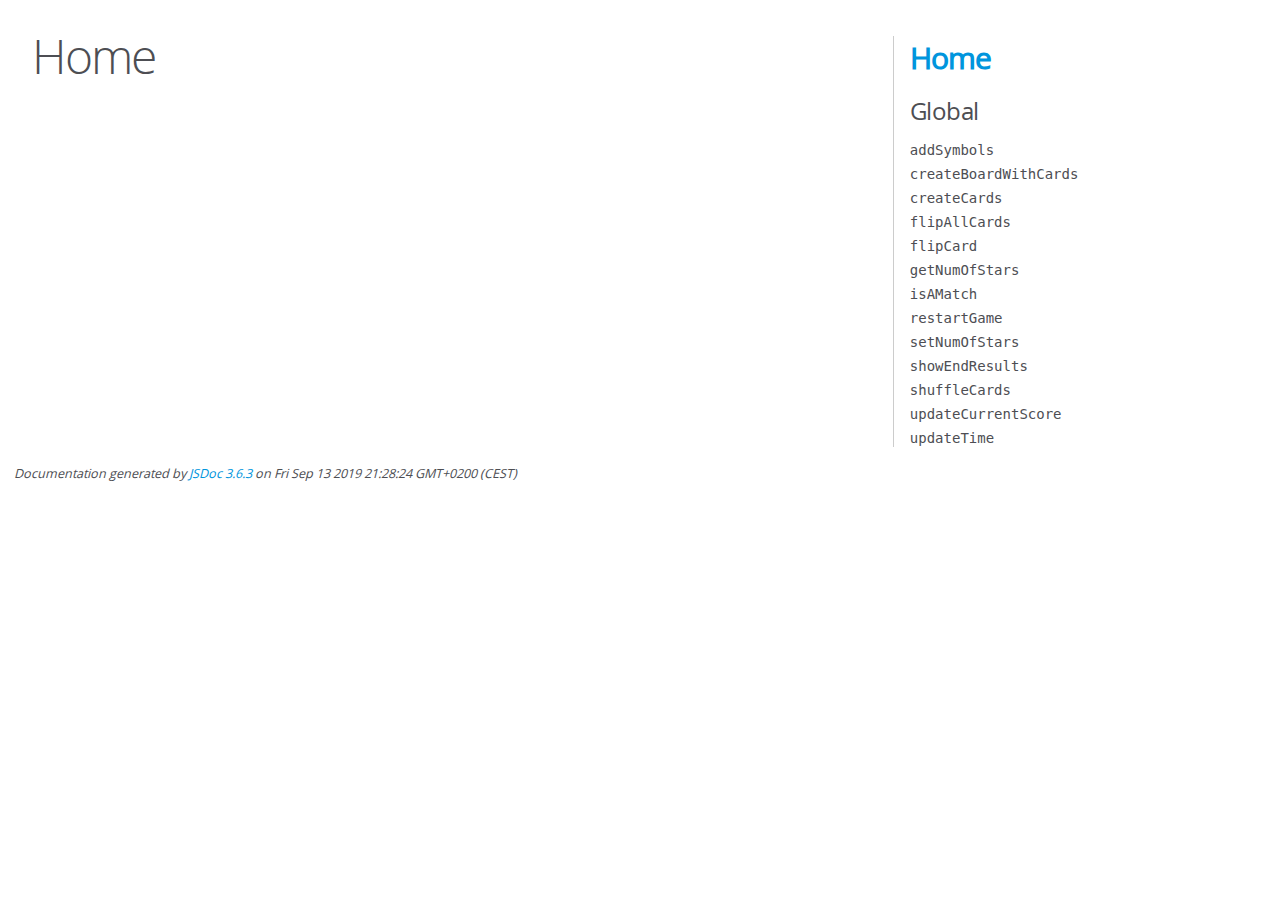
<file: js/out/index.html>
<!DOCTYPE html>
<html lang="en">
<head>
    <meta charset="utf-8">
    <title>JSDoc: Home</title>

    <script src="scripts/prettify/prettify.js"> </script>
    <script src="scripts/prettify/lang-css.js"> </script>
    <!--[if lt IE 9]>
      <script src="//html5shiv.googlecode.com/svn/trunk/html5.js"></script>
    <![endif]-->
    <link type="text/css" rel="stylesheet" href="styles/prettify-tomorrow.css">
    <link type="text/css" rel="stylesheet" href="styles/jsdoc-default.css">
</head>

<body>

<div id="main">

    <h1 class="page-title">Home</h1>

    



    


    <h3> </h3>










    









</div>

<nav>
    <h2><a href="index.html">Home</a></h2><h3>Global</h3><ul><li><a href="global.html#addSymbols">addSymbols</a></li><li><a href="global.html#createBoardWithCards">createBoardWithCards</a></li><li><a href="global.html#createCards">createCards</a></li><li><a href="global.html#flipAllCards">flipAllCards</a></li><li><a href="global.html#flipCard">flipCard</a></li><li><a href="global.html#getNumOfStars">getNumOfStars</a></li><li><a href="global.html#isAMatch">isAMatch</a></li><li><a href="global.html#restartGame">restartGame</a></li><li><a href="global.html#setNumOfStars">setNumOfStars</a></li><li><a href="global.html#showEndResults">showEndResults</a></li><li><a href="global.html#shuffleCards">shuffleCards</a></li><li><a href="global.html#updateCurrentScore">updateCurrentScore</a></li><li><a href="global.html#updateTime">updateTime</a></li></ul>
</nav>

<br class="clear">

<footer>
    Documentation generated by <a href="https://github.com/jsdoc/jsdoc">JSDoc 3.6.3</a> on Fri Sep 13 2019 21:28:24 GMT+0200 (CEST)
</footer>

<script> prettyPrint(); </script>
<script src="scripts/linenumber.js"> </script>
</body>
</html>
</file>
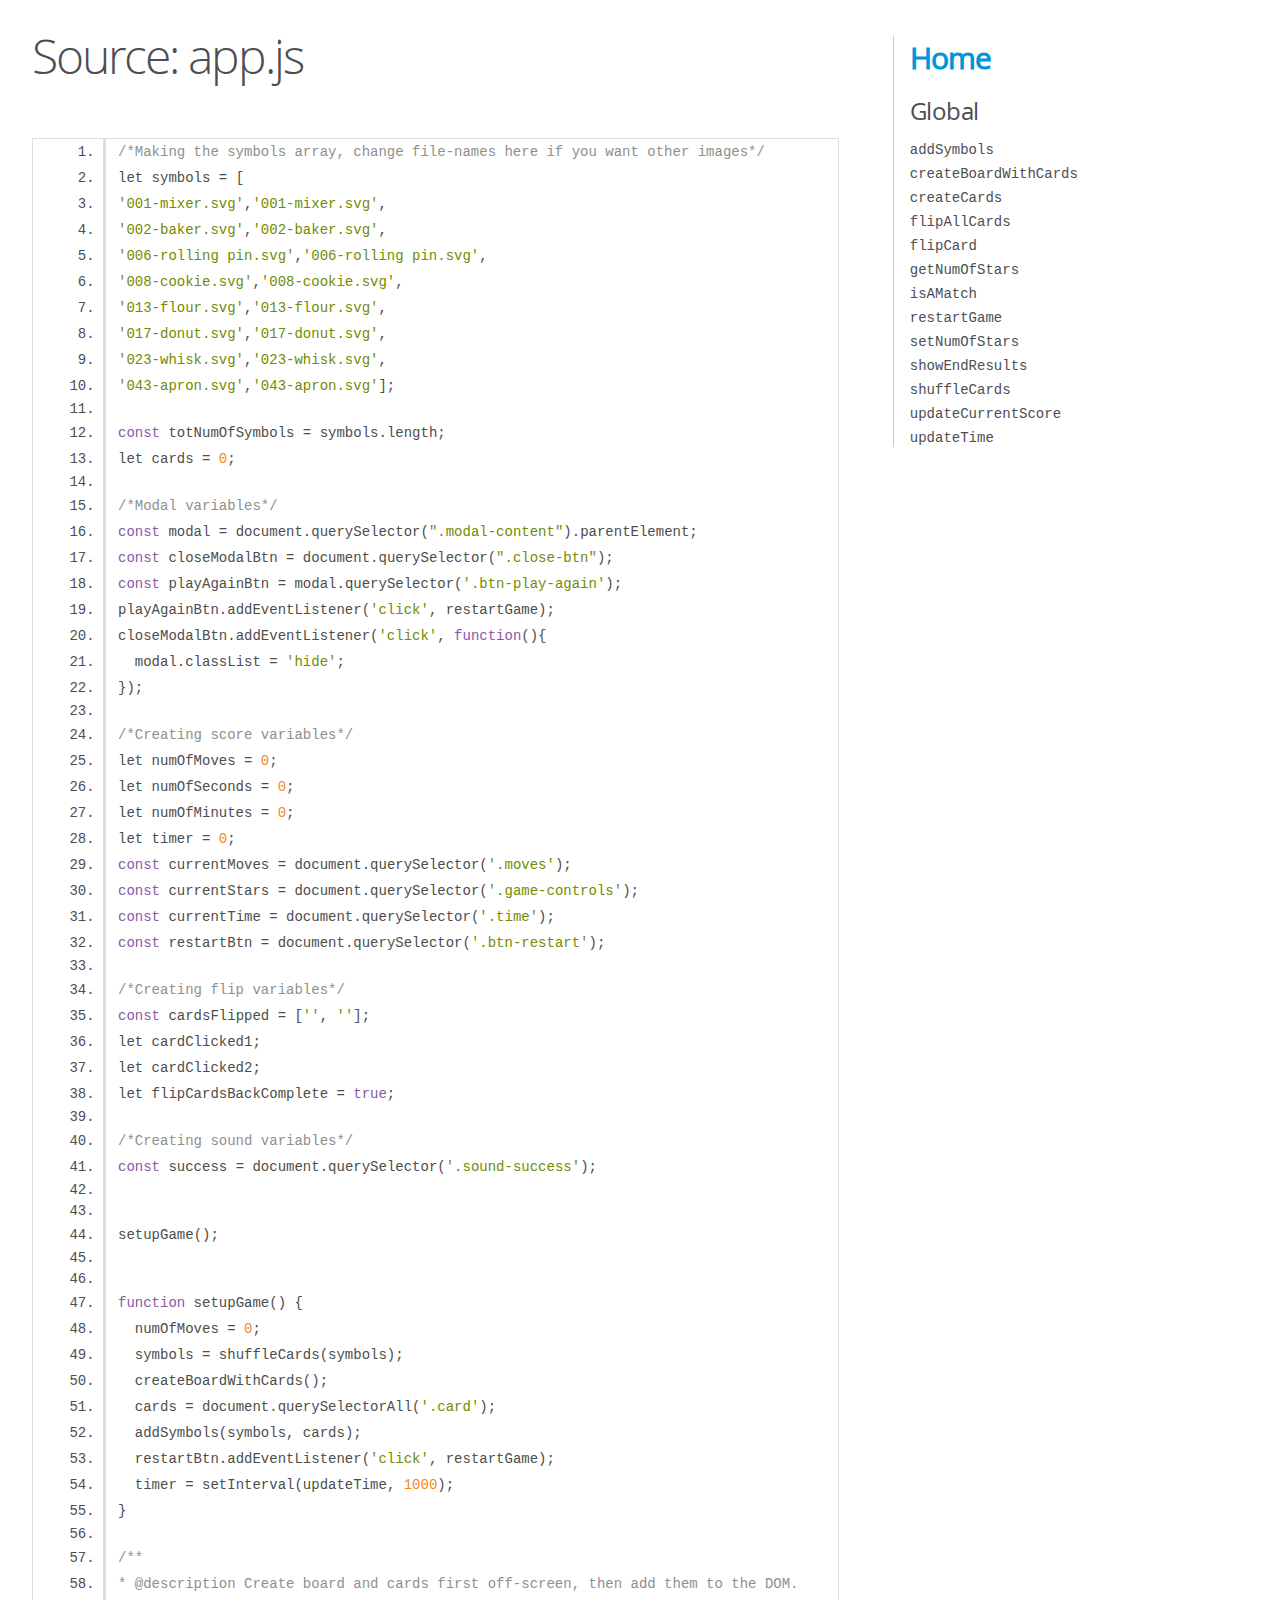
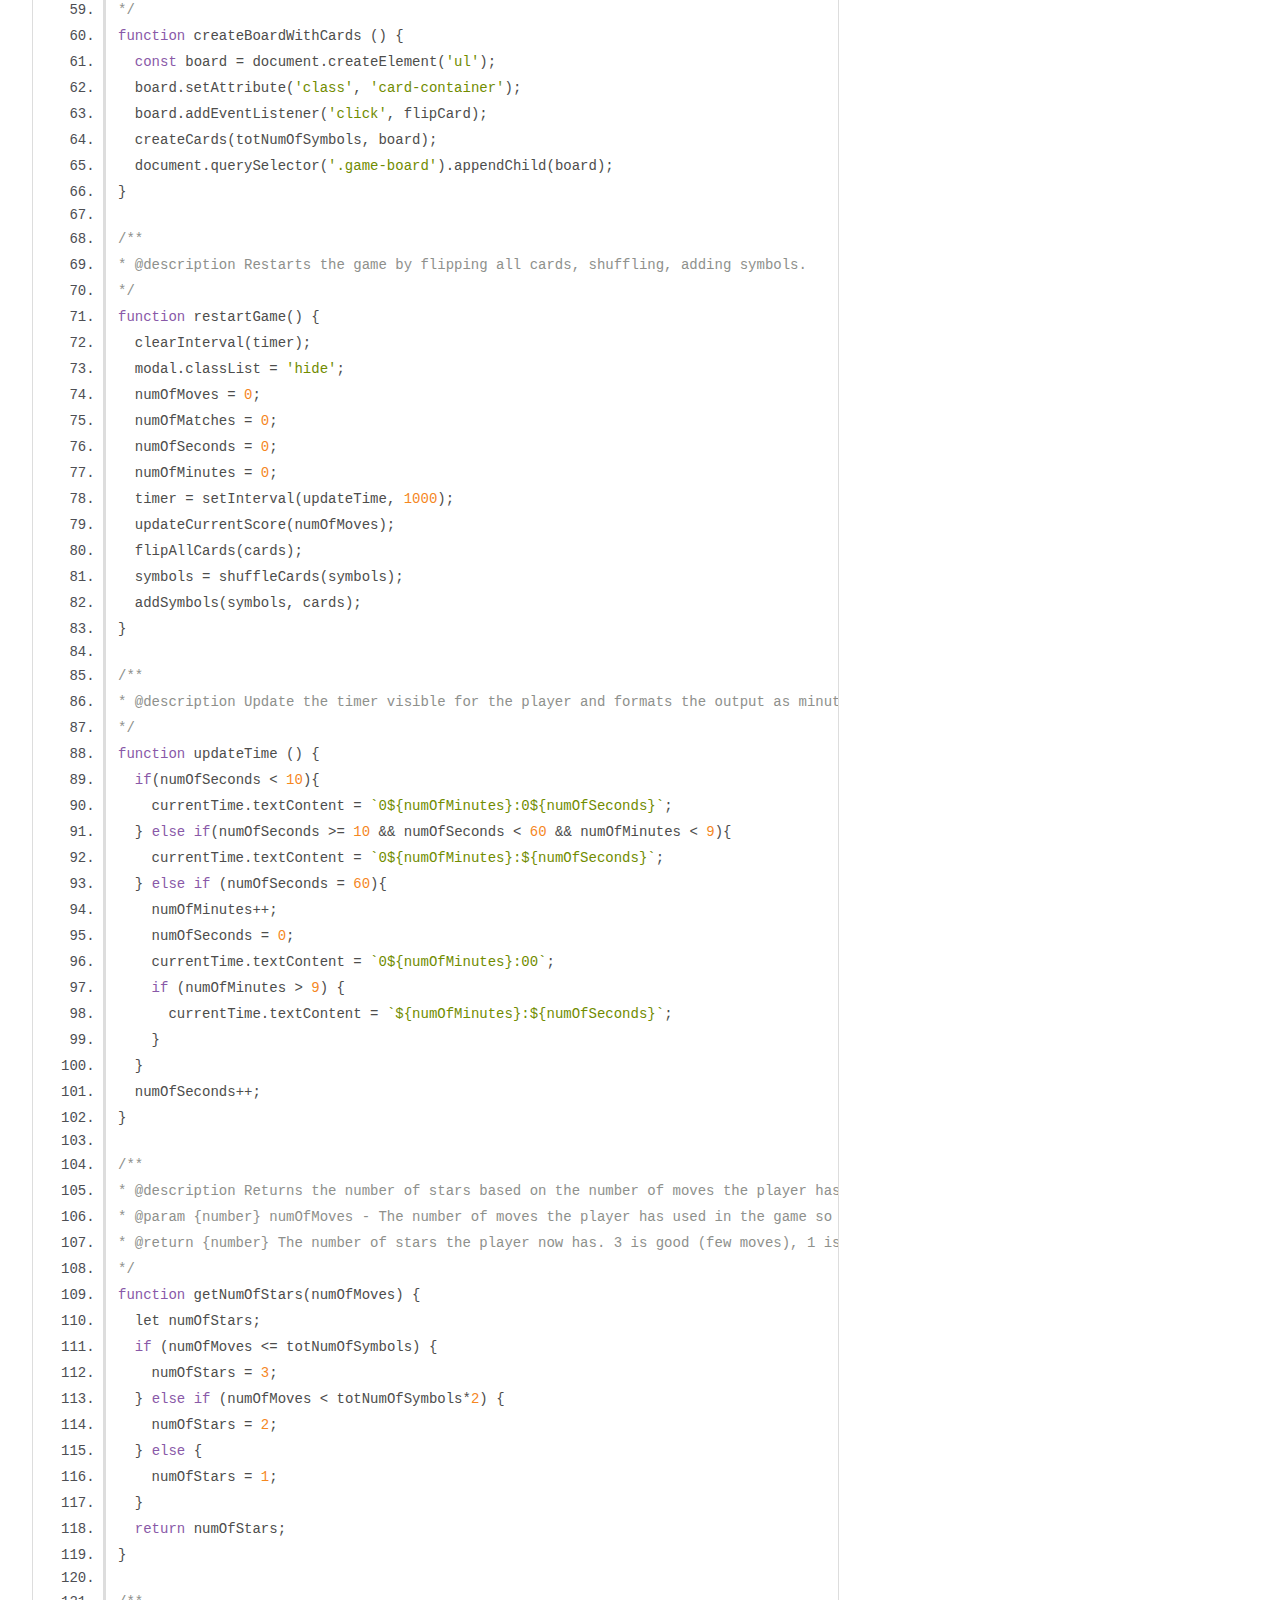
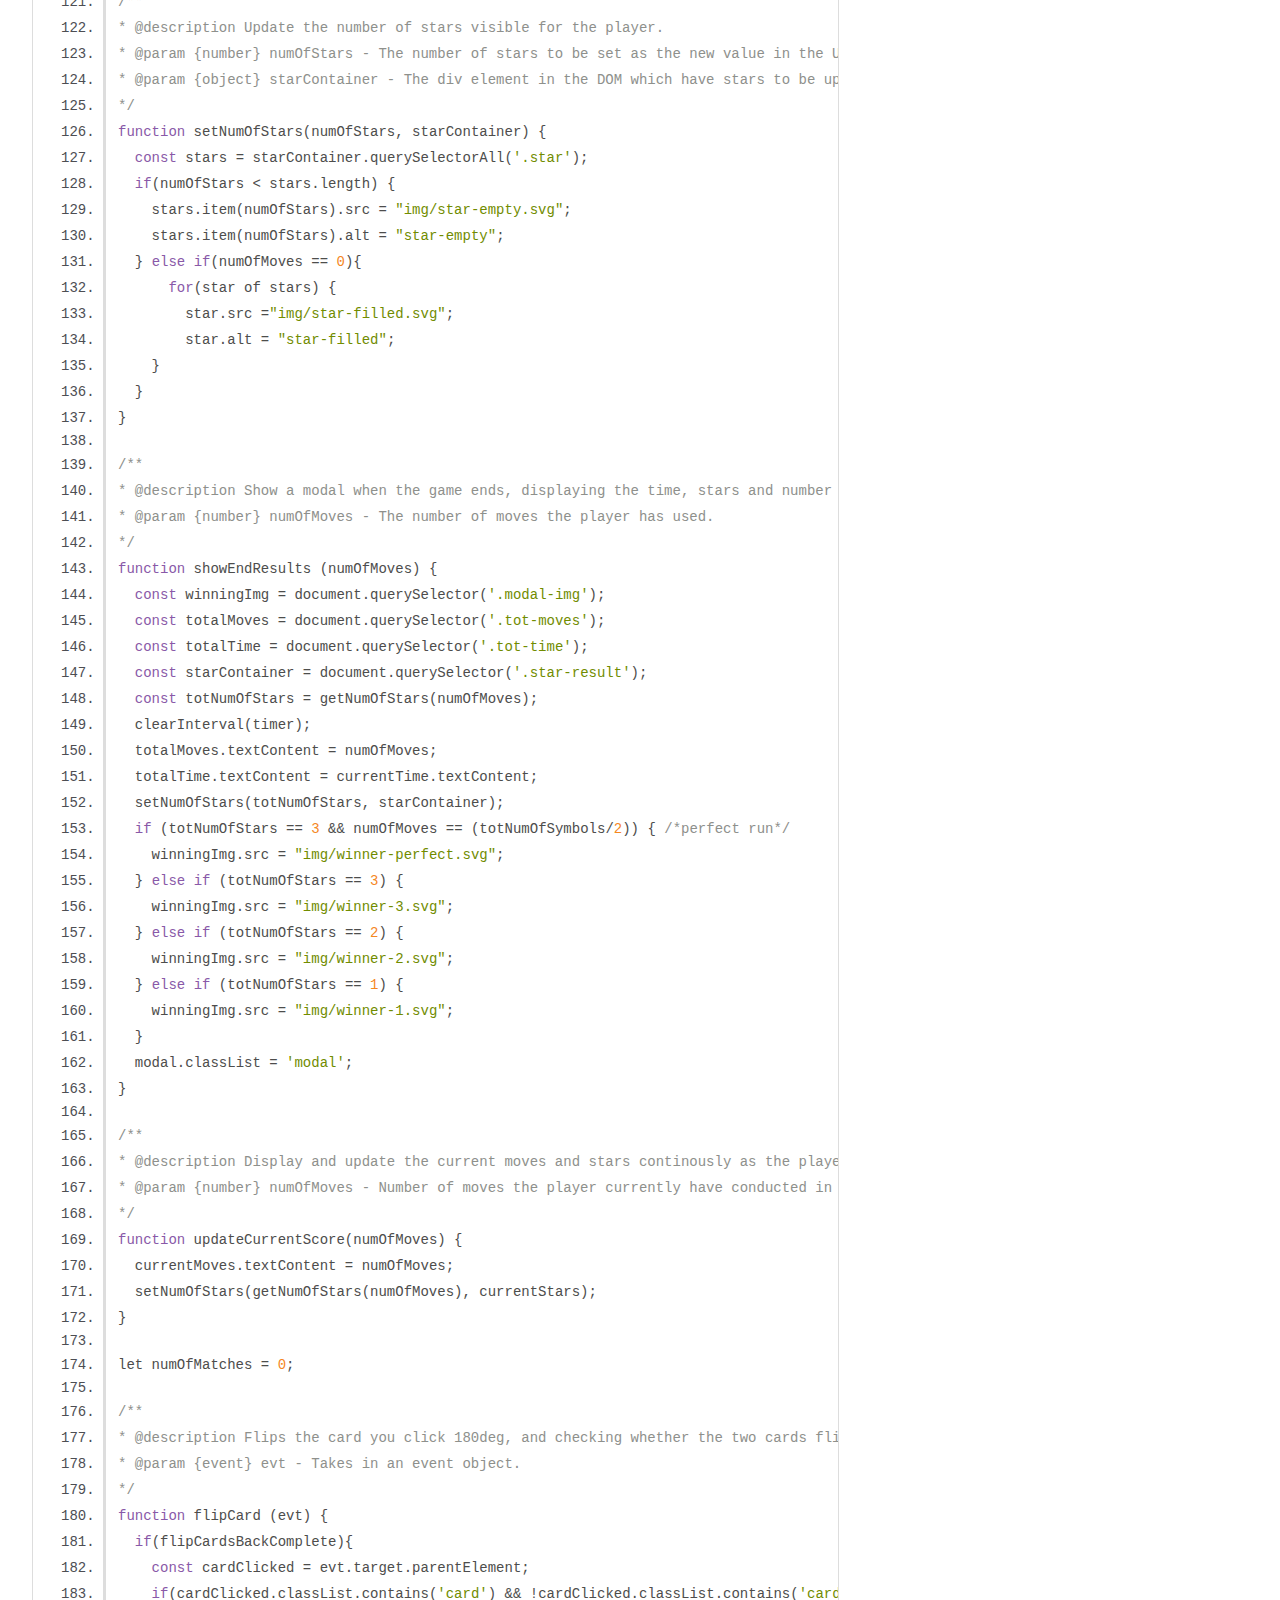
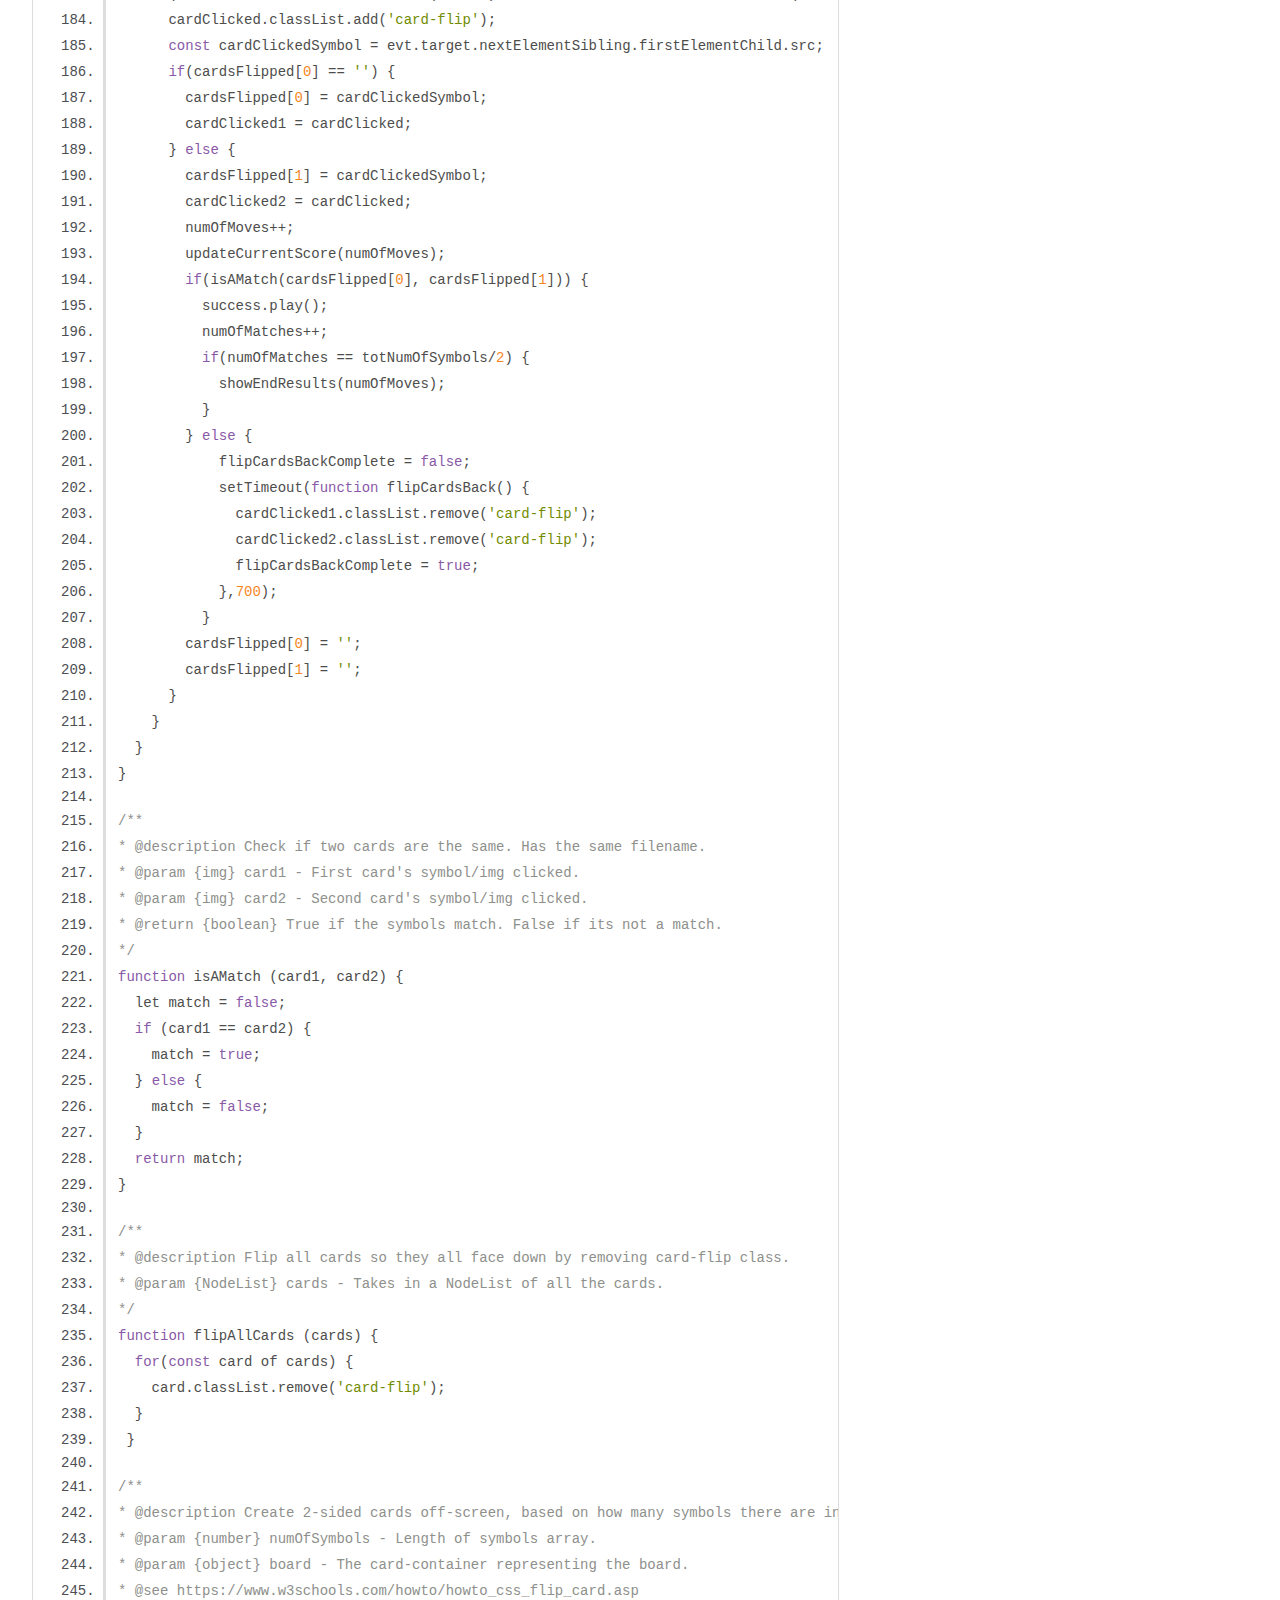
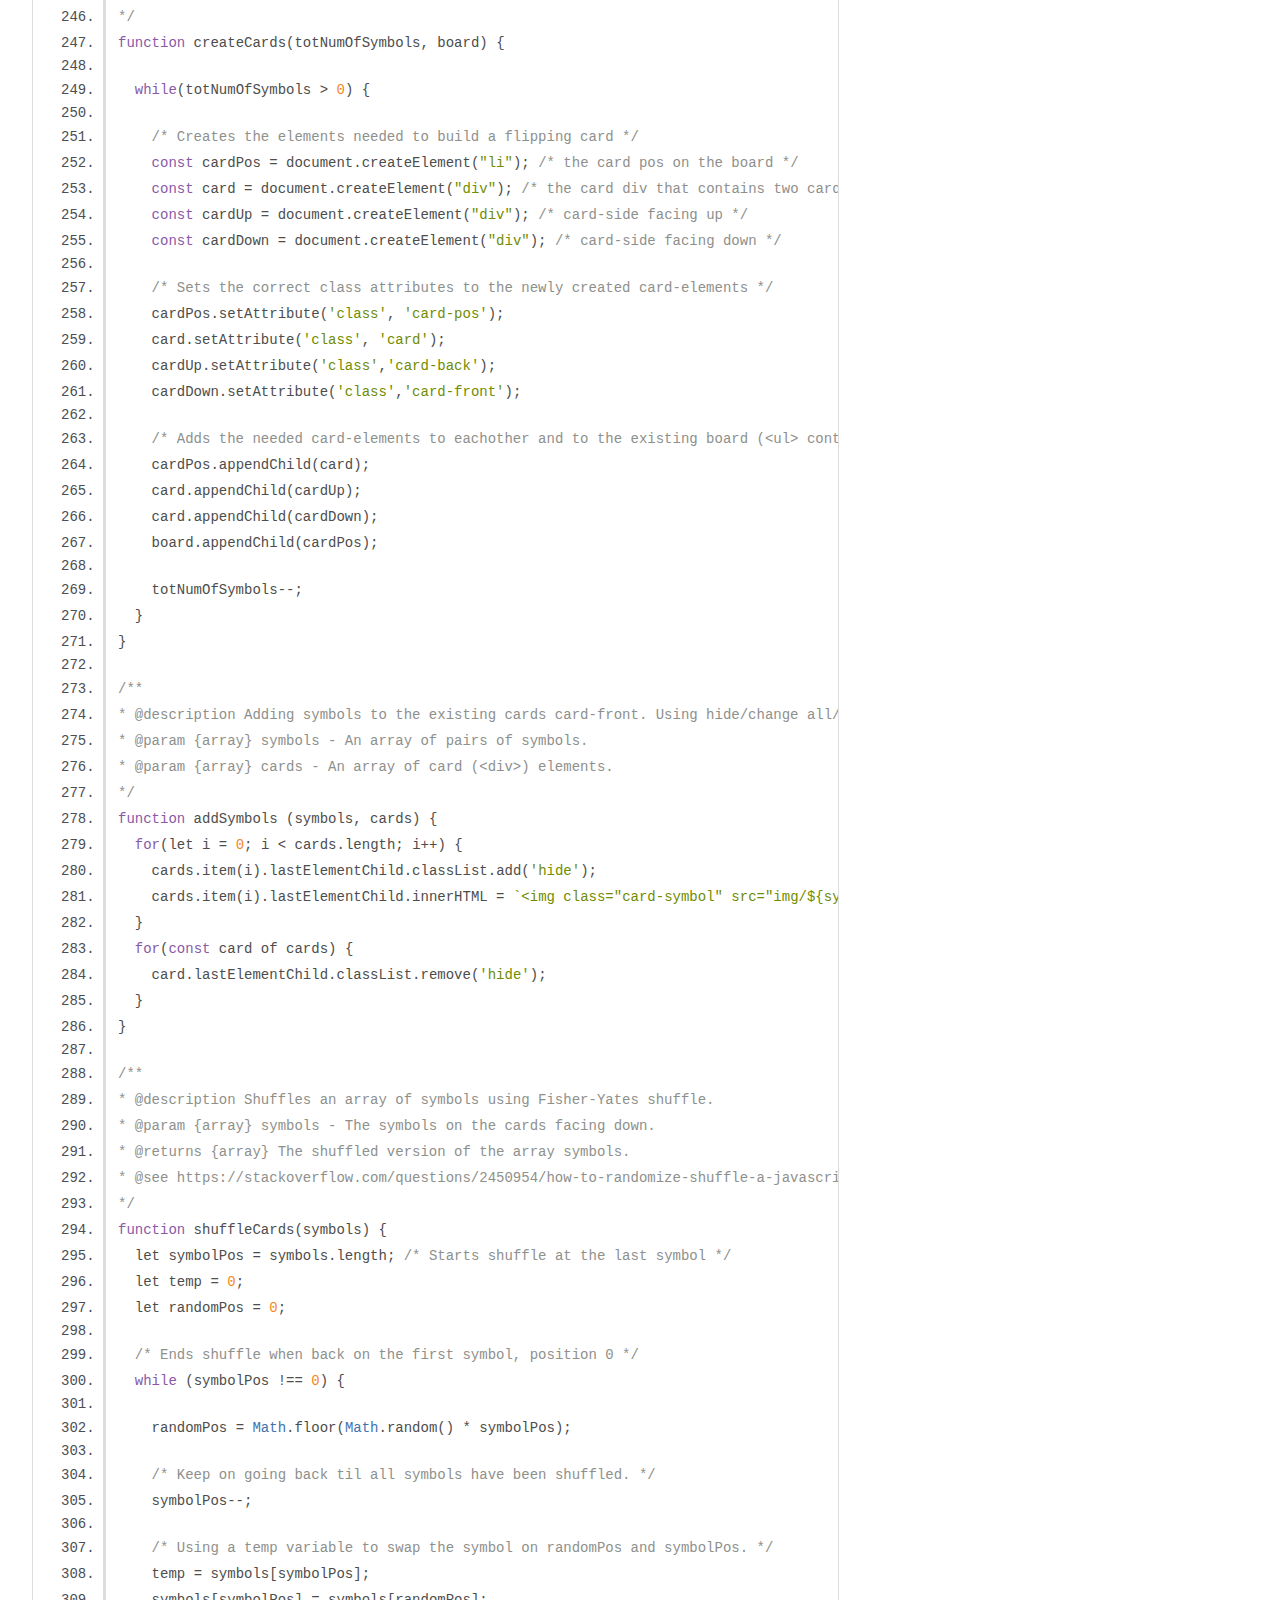
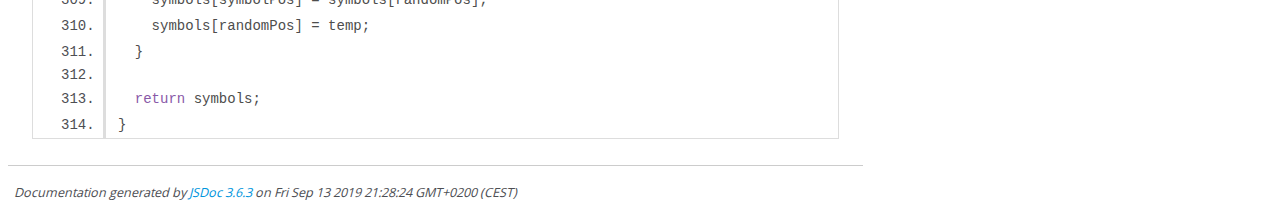
<file: js/out/app.js.html>
<!DOCTYPE html>
<html lang="en">
<head>
    <meta charset="utf-8">
    <title>JSDoc: Source: app.js</title>

    <script src="scripts/prettify/prettify.js"> </script>
    <script src="scripts/prettify/lang-css.js"> </script>
    <!--[if lt IE 9]>
      <script src="//html5shiv.googlecode.com/svn/trunk/html5.js"></script>
    <![endif]-->
    <link type="text/css" rel="stylesheet" href="styles/prettify-tomorrow.css">
    <link type="text/css" rel="stylesheet" href="styles/jsdoc-default.css">
</head>

<body>

<div id="main">

    <h1 class="page-title">Source: app.js</h1>

    



    
    <section>
        <article>
            <pre class="prettyprint source linenums"><code>/*Making the symbols array, change file-names here if you want other images*/
let symbols = [
'001-mixer.svg','001-mixer.svg',
'002-baker.svg','002-baker.svg',
'006-rolling pin.svg','006-rolling pin.svg',
'008-cookie.svg','008-cookie.svg',
'013-flour.svg','013-flour.svg',
'017-donut.svg','017-donut.svg',
'023-whisk.svg','023-whisk.svg',
'043-apron.svg','043-apron.svg'];

const totNumOfSymbols = symbols.length;
let cards = 0;

/*Modal variables*/
const modal = document.querySelector(".modal-content").parentElement;
const closeModalBtn = document.querySelector(".close-btn");
const playAgainBtn = modal.querySelector('.btn-play-again');
playAgainBtn.addEventListener('click', restartGame);
closeModalBtn.addEventListener('click', function(){
  modal.classList = 'hide';
});

/*Creating score variables*/
let numOfMoves = 0;
let numOfSeconds = 0;
let numOfMinutes = 0;
let timer = 0;
const currentMoves = document.querySelector('.moves');
const currentStars = document.querySelector('.game-controls');
const currentTime = document.querySelector('.time');
const restartBtn = document.querySelector('.btn-restart');

/*Creating flip variables*/
const cardsFlipped = ['', ''];
let cardClicked1;
let cardClicked2;
let flipCardsBackComplete = true;

/*Creating sound variables*/
const success = document.querySelector('.sound-success');


setupGame();


function setupGame() {
  numOfMoves = 0;
  symbols = shuffleCards(symbols);
  createBoardWithCards();
  cards = document.querySelectorAll('.card');
  addSymbols(symbols, cards);
  restartBtn.addEventListener('click', restartGame);
  timer = setInterval(updateTime, 1000);
}

/**
* @description Create board and cards first off-screen, then add them to the DOM.
*/
function createBoardWithCards () {
  const board = document.createElement('ul');
  board.setAttribute('class', 'card-container');
  board.addEventListener('click', flipCard);
  createCards(totNumOfSymbols, board);
  document.querySelector('.game-board').appendChild(board);
}

/**
* @description Restarts the game by flipping all cards, shuffling, adding symbols.
*/
function restartGame() {
  clearInterval(timer);
  modal.classList = 'hide';
  numOfMoves = 0;
  numOfMatches = 0;
  numOfSeconds = 0;
  numOfMinutes = 0;
  timer = setInterval(updateTime, 1000);
  updateCurrentScore(numOfMoves);
  flipAllCards(cards);
  symbols = shuffleCards(symbols);
  addSymbols(symbols, cards);
}

/**
* @description Update the timer visible for the player and formats the output as minutes and seconds 00:00. This function is used in setInterval, which counts every second.
*/
function updateTime () {
  if(numOfSeconds &lt; 10){
    currentTime.textContent = `0${numOfMinutes}:0${numOfSeconds}`;
  } else if(numOfSeconds >= 10 &amp;&amp; numOfSeconds &lt; 60 &amp;&amp; numOfMinutes &lt; 9){
    currentTime.textContent = `0${numOfMinutes}:${numOfSeconds}`;
  } else if (numOfSeconds = 60){
    numOfMinutes++;
    numOfSeconds = 0;
    currentTime.textContent = `0${numOfMinutes}:00`;
    if (numOfMinutes > 9) {
      currentTime.textContent = `${numOfMinutes}:${numOfSeconds}`;
    }
  }
  numOfSeconds++;
}

/**
* @description Returns the number of stars based on the number of moves the player has taken to flip cards.
* @param {number} numOfMoves - The number of moves the player has used in the game so far.
* @return {number} The number of stars the player now has. 3 is good (few moves), 1 is bad (many moves).
*/
function getNumOfStars(numOfMoves) {
  let numOfStars;
  if (numOfMoves &lt;= totNumOfSymbols) {
    numOfStars = 3;
  } else if (numOfMoves &lt; totNumOfSymbols*2) {
    numOfStars = 2;
  } else {
    numOfStars = 1;
  }
  return numOfStars;
}

/**
* @description Update the number of stars visible for the player.
* @param {number} numOfStars - The number of stars to be set as the new value in the UI.
* @param {object} starContainer - The div element in the DOM which have stars to be updated.
*/
function setNumOfStars(numOfStars, starContainer) {
  const stars = starContainer.querySelectorAll('.star');
  if(numOfStars &lt; stars.length) {
    stars.item(numOfStars).src = "img/star-empty.svg";
    stars.item(numOfStars).alt = "star-empty";
  } else if(numOfMoves == 0){
      for(star of stars) {
        star.src ="img/star-filled.svg";
        star.alt = "star-filled";
    }
  }
}

/**
* @description Show a modal when the game ends, displaying the time, stars and number of moves the player used in the game.
* @param {number} numOfMoves - The number of moves the player has used.
*/
function showEndResults (numOfMoves) {
  const winningImg = document.querySelector('.modal-img');
  const totalMoves = document.querySelector('.tot-moves');
  const totalTime = document.querySelector('.tot-time');
  const starContainer = document.querySelector('.star-result');
  const totNumOfStars = getNumOfStars(numOfMoves);
  clearInterval(timer);
  totalMoves.textContent = numOfMoves;
  totalTime.textContent = currentTime.textContent;
  setNumOfStars(totNumOfStars, starContainer);
  if (totNumOfStars == 3 &amp;&amp; numOfMoves == (totNumOfSymbols/2)) { /*perfect run*/
    winningImg.src = "img/winner-perfect.svg";
  } else if (totNumOfStars == 3) {
    winningImg.src = "img/winner-3.svg";
  } else if (totNumOfStars == 2) {
    winningImg.src = "img/winner-2.svg";
  } else if (totNumOfStars == 1) {
    winningImg.src = "img/winner-1.svg";
  }
  modal.classList = 'modal';
}

/**
* @description Display and update the current moves and stars continously as the player flip new cards.
* @param {number} numOfMoves - Number of moves the player currently have conducted in the game.
*/
function updateCurrentScore(numOfMoves) {
  currentMoves.textContent = numOfMoves;
  setNumOfStars(getNumOfStars(numOfMoves), currentStars);
}

let numOfMatches = 0;

/**
* @description Flips the card you click 180deg, and checking whether the two cards flipped are a match or not.
* @param {event} evt - Takes in an event object.
*/
function flipCard (evt) {
  if(flipCardsBackComplete){
    const cardClicked = evt.target.parentElement;
    if(cardClicked.classList.contains('card') &amp;&amp; !cardClicked.classList.contains('card-flip')) {
      cardClicked.classList.add('card-flip');
      const cardClickedSymbol = evt.target.nextElementSibling.firstElementChild.src;
      if(cardsFlipped[0] == '') {
        cardsFlipped[0] = cardClickedSymbol;
        cardClicked1 = cardClicked;
      } else {
        cardsFlipped[1] = cardClickedSymbol;
        cardClicked2 = cardClicked;
        numOfMoves++;
        updateCurrentScore(numOfMoves);
        if(isAMatch(cardsFlipped[0], cardsFlipped[1])) {
          success.play();
          numOfMatches++;
          if(numOfMatches == totNumOfSymbols/2) {
            showEndResults(numOfMoves);
          }
        } else {
            flipCardsBackComplete = false;
            setTimeout(function flipCardsBack() {
              cardClicked1.classList.remove('card-flip');
              cardClicked2.classList.remove('card-flip');
              flipCardsBackComplete = true;
            },700);
          }
        cardsFlipped[0] = '';
        cardsFlipped[1] = '';
      }
    }
  }
}

/**
* @description Check if two cards are the same. Has the same filename.
* @param {img} card1 - First card's symbol/img clicked.
* @param {img} card2 - Second card's symbol/img clicked.
* @return {boolean} True if the symbols match. False if its not a match.
*/
function isAMatch (card1, card2) {
  let match = false;
  if (card1 == card2) {
    match = true;
  } else {
    match = false;
  }
  return match;
}

/**
* @description Flip all cards so they all face down by removing card-flip class.
* @param {NodeList} cards - Takes in a NodeList of all the cards.
*/
function flipAllCards (cards) {
  for(const card of cards) {
    card.classList.remove('card-flip');
  }
 }

/**
* @description Create 2-sided cards off-screen, based on how many symbols there are in symbols array.
* @param {number} numOfSymbols - Length of symbols array.
* @param {object} board - The card-container representing the board.
* @see https://www.w3schools.com/howto/howto_css_flip_card.asp
*/
function createCards(totNumOfSymbols, board) {

  while(totNumOfSymbols > 0) {

    /* Creates the elements needed to build a flipping card */
    const cardPos = document.createElement("li"); /* the card pos on the board */
    const card = document.createElement("div"); /* the card div that contains two card-sides, and make them stay in same pos */
    const cardUp = document.createElement("div"); /* card-side facing up */
    const cardDown = document.createElement("div"); /* card-side facing down */

    /* Sets the correct class attributes to the newly created card-elements */
    cardPos.setAttribute('class', 'card-pos');
    card.setAttribute('class', 'card');
    cardUp.setAttribute('class','card-back');
    cardDown.setAttribute('class','card-front');

    /* Adds the needed card-elements to eachother and to the existing board (&lt;ul> container) */
    cardPos.appendChild(card);
    card.appendChild(cardUp);
    card.appendChild(cardDown);
    board.appendChild(cardPos);

    totNumOfSymbols--;
  }
}

/**
* @description Adding symbols to the existing cards card-front. Using hide/change all/show for reducing reflow/repaints.
* @param {array} symbols - An array of pairs of symbols.
* @param {array} cards - An array of card (&lt;div>) elements.
*/
function addSymbols (symbols, cards) {
  for(let i = 0; i &lt; cards.length; i++) {
    cards.item(i).lastElementChild.classList.add('hide');
    cards.item(i).lastElementChild.innerHTML = `&lt;img class="card-symbol" src="img/${symbols[i]}" alt="${symbols[i]}">&lt;/img>`;
  }
  for(const card of cards) {
    card.lastElementChild.classList.remove('hide');
  }
}

/**
* @description Shuffles an array of symbols using Fisher-Yates shuffle.
* @param {array} symbols - The symbols on the cards facing down.
* @returns {array} The shuffled version of the array symbols.
* @see https://stackoverflow.com/questions/2450954/how-to-randomize-shuffle-a-javascript-array/2450976#2450976
*/
function shuffleCards(symbols) {
  let symbolPos = symbols.length; /* Starts shuffle at the last symbol */
  let temp = 0;
  let randomPos = 0;

  /* Ends shuffle when back on the first symbol, position 0 */
  while (symbolPos !== 0) {

    randomPos = Math.floor(Math.random() * symbolPos);

    /* Keep on going back til all symbols have been shuffled. */
    symbolPos--;

    /* Using a temp variable to swap the symbol on randomPos and symbolPos. */
    temp = symbols[symbolPos];
    symbols[symbolPos] = symbols[randomPos];
    symbols[randomPos] = temp;
  }

  return symbols;
}
</code></pre>
        </article>
    </section>




</div>

<nav>
    <h2><a href="index.html">Home</a></h2><h3>Global</h3><ul><li><a href="global.html#addSymbols">addSymbols</a></li><li><a href="global.html#createBoardWithCards">createBoardWithCards</a></li><li><a href="global.html#createCards">createCards</a></li><li><a href="global.html#flipAllCards">flipAllCards</a></li><li><a href="global.html#flipCard">flipCard</a></li><li><a href="global.html#getNumOfStars">getNumOfStars</a></li><li><a href="global.html#isAMatch">isAMatch</a></li><li><a href="global.html#restartGame">restartGame</a></li><li><a href="global.html#setNumOfStars">setNumOfStars</a></li><li><a href="global.html#showEndResults">showEndResults</a></li><li><a href="global.html#shuffleCards">shuffleCards</a></li><li><a href="global.html#updateCurrentScore">updateCurrentScore</a></li><li><a href="global.html#updateTime">updateTime</a></li></ul>
</nav>

<br class="clear">

<footer>
    Documentation generated by <a href="https://github.com/jsdoc/jsdoc">JSDoc 3.6.3</a> on Fri Sep 13 2019 21:28:24 GMT+0200 (CEST)
</footer>

<script> prettyPrint(); </script>
<script src="scripts/linenumber.js"> </script>
</body>
</html>
</file>
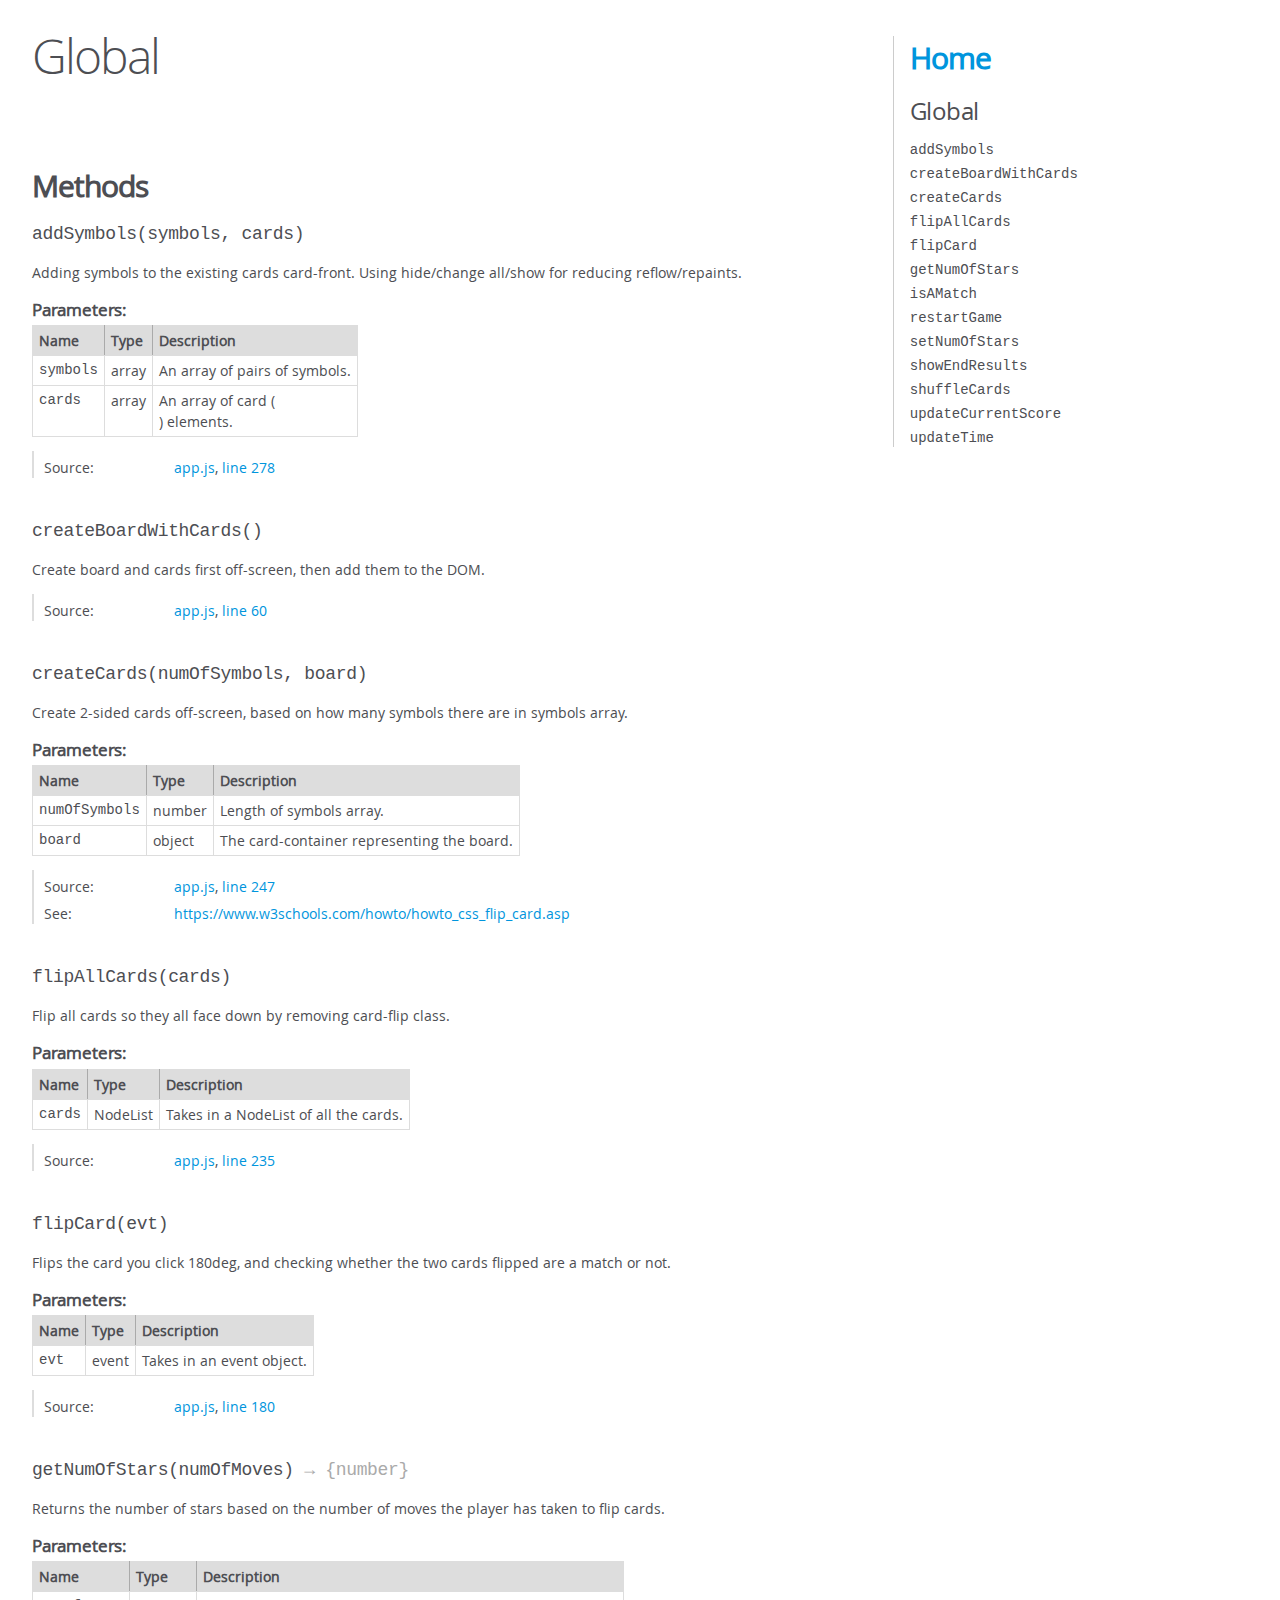
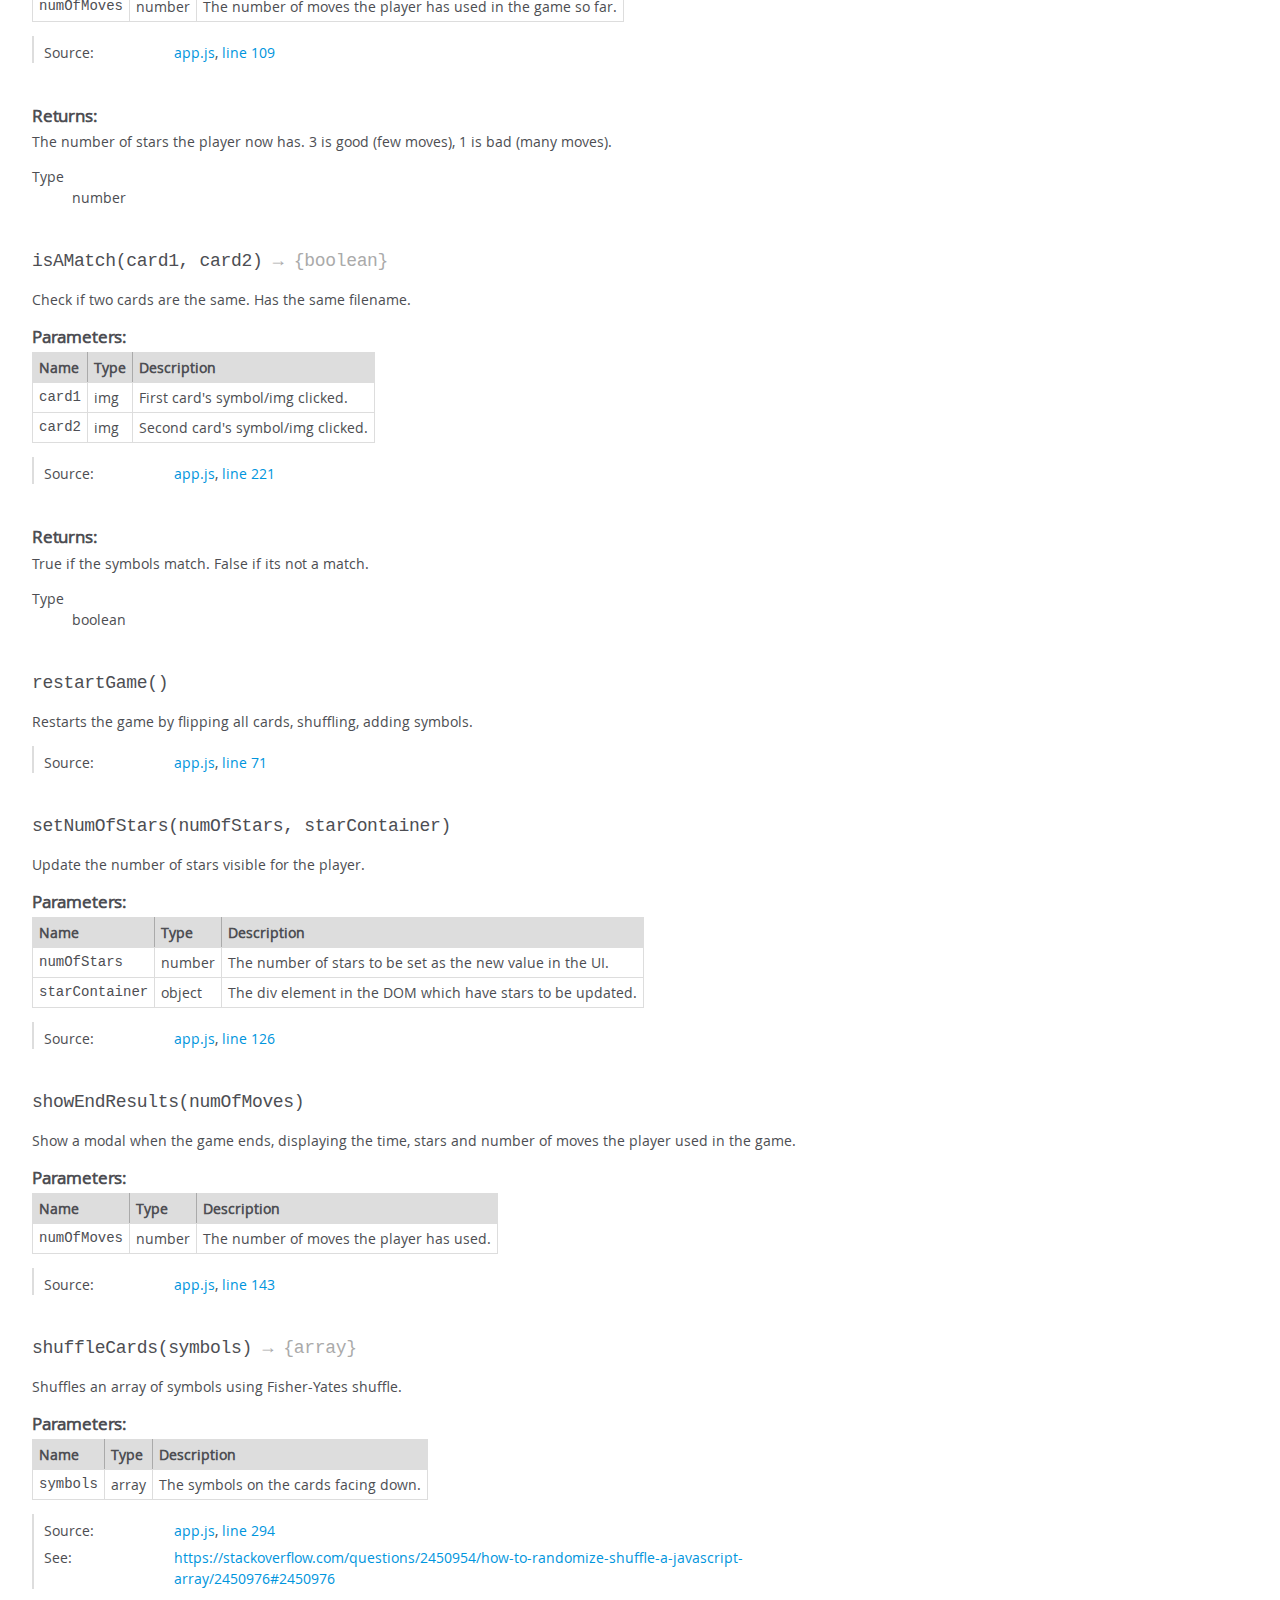
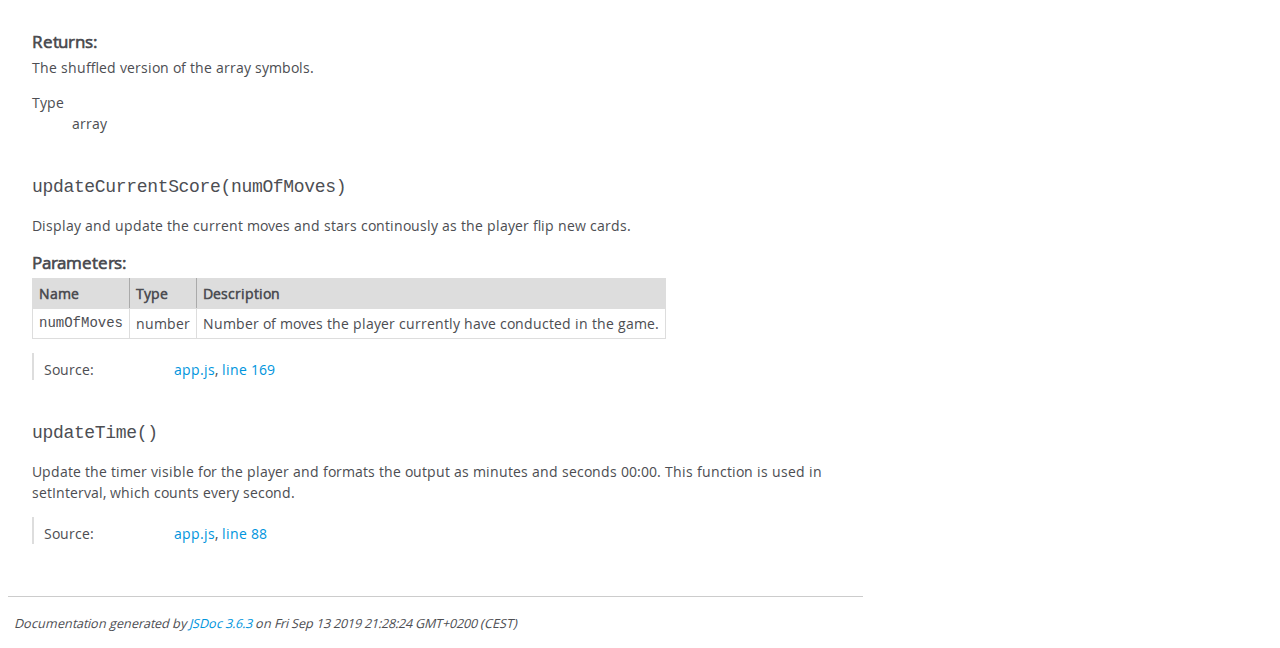
<file: js/out/global.html>
<!DOCTYPE html>
<html lang="en">
<head>
    <meta charset="utf-8">
    <title>JSDoc: Global</title>

    <script src="scripts/prettify/prettify.js"> </script>
    <script src="scripts/prettify/lang-css.js"> </script>
    <!--[if lt IE 9]>
      <script src="//html5shiv.googlecode.com/svn/trunk/html5.js"></script>
    <![endif]-->
    <link type="text/css" rel="stylesheet" href="styles/prettify-tomorrow.css">
    <link type="text/css" rel="stylesheet" href="styles/jsdoc-default.css">
</head>

<body>

<div id="main">

    <h1 class="page-title">Global</h1>

    




<section>

<header>
    
        <h2></h2>
        
    
</header>

<article>
    <div class="container-overview">
    
        

        


<dl class="details">

    

    

    

    

    

    

    

    

    

    

    

    

    

    

    

    
</dl>


        
    
    </div>

    

    

    

    

    

    

    

    
        <h3 class="subsection-title">Methods</h3>

        
            

    

    
    <h4 class="name" id="addSymbols"><span class="type-signature"></span>addSymbols<span class="signature">(symbols, cards)</span><span class="type-signature"></span></h4>
    

    



<div class="description">
    Adding symbols to the existing cards card-front. Using hide/change all/show for reducing reflow/repaints.
</div>









    <h5>Parameters:</h5>
    

<table class="params">
    <thead>
    <tr>
        
        <th>Name</th>
        

        <th>Type</th>

        

        

        <th class="last">Description</th>
    </tr>
    </thead>

    <tbody>
    

        <tr>
            
                <td class="name"><code>symbols</code></td>
            

            <td class="type">
            
                
<span class="param-type">array</span>


            
            </td>

            

            

            <td class="description last">An array of pairs of symbols.</td>
        </tr>

    

        <tr>
            
                <td class="name"><code>cards</code></td>
            

            <td class="type">
            
                
<span class="param-type">array</span>


            
            </td>

            

            

            <td class="description last">An array of card (<div>) elements.</td>
        </tr>

    
    </tbody>
</table>






<dl class="details">

    

    

    

    

    

    

    

    

    

    

    

    

    
    <dt class="tag-source">Source:</dt>
    <dd class="tag-source"><ul class="dummy"><li>
        <a href="app.js.html">app.js</a>, <a href="app.js.html#line278">line 278</a>
    </li></ul></dd>
    

    

    

    
</dl>




















        
            

    

    
    <h4 class="name" id="createBoardWithCards"><span class="type-signature"></span>createBoardWithCards<span class="signature">()</span><span class="type-signature"></span></h4>
    

    



<div class="description">
    Create board and cards first off-screen, then add them to the DOM.
</div>













<dl class="details">

    

    

    

    

    

    

    

    

    

    

    

    

    
    <dt class="tag-source">Source:</dt>
    <dd class="tag-source"><ul class="dummy"><li>
        <a href="app.js.html">app.js</a>, <a href="app.js.html#line60">line 60</a>
    </li></ul></dd>
    

    

    

    
</dl>




















        
            

    

    
    <h4 class="name" id="createCards"><span class="type-signature"></span>createCards<span class="signature">(numOfSymbols, board)</span><span class="type-signature"></span></h4>
    

    



<div class="description">
    Create 2-sided cards off-screen, based on how many symbols there are in symbols array.
</div>









    <h5>Parameters:</h5>
    

<table class="params">
    <thead>
    <tr>
        
        <th>Name</th>
        

        <th>Type</th>

        

        

        <th class="last">Description</th>
    </tr>
    </thead>

    <tbody>
    

        <tr>
            
                <td class="name"><code>numOfSymbols</code></td>
            

            <td class="type">
            
                
<span class="param-type">number</span>


            
            </td>

            

            

            <td class="description last">Length of symbols array.</td>
        </tr>

    

        <tr>
            
                <td class="name"><code>board</code></td>
            

            <td class="type">
            
                
<span class="param-type">object</span>


            
            </td>

            

            

            <td class="description last">The card-container representing the board.</td>
        </tr>

    
    </tbody>
</table>






<dl class="details">

    

    

    

    

    

    

    

    

    

    

    

    

    
    <dt class="tag-source">Source:</dt>
    <dd class="tag-source"><ul class="dummy"><li>
        <a href="app.js.html">app.js</a>, <a href="app.js.html#line247">line 247</a>
    </li></ul></dd>
    

    

    
    <dt class="tag-see">See:</dt>
    <dd class="tag-see">
        <ul>
            <li><a href="https://www.w3schools.com/howto/howto_css_flip_card.asp">https://www.w3schools.com/howto/howto_css_flip_card.asp</a></li>
        </ul>
    </dd>
    

    
</dl>




















        
            

    

    
    <h4 class="name" id="flipAllCards"><span class="type-signature"></span>flipAllCards<span class="signature">(cards)</span><span class="type-signature"></span></h4>
    

    



<div class="description">
    Flip all cards so they all face down by removing card-flip class.
</div>









    <h5>Parameters:</h5>
    

<table class="params">
    <thead>
    <tr>
        
        <th>Name</th>
        

        <th>Type</th>

        

        

        <th class="last">Description</th>
    </tr>
    </thead>

    <tbody>
    

        <tr>
            
                <td class="name"><code>cards</code></td>
            

            <td class="type">
            
                
<span class="param-type">NodeList</span>


            
            </td>

            

            

            <td class="description last">Takes in a NodeList of all the cards.</td>
        </tr>

    
    </tbody>
</table>






<dl class="details">

    

    

    

    

    

    

    

    

    

    

    

    

    
    <dt class="tag-source">Source:</dt>
    <dd class="tag-source"><ul class="dummy"><li>
        <a href="app.js.html">app.js</a>, <a href="app.js.html#line235">line 235</a>
    </li></ul></dd>
    

    

    

    
</dl>




















        
            

    

    
    <h4 class="name" id="flipCard"><span class="type-signature"></span>flipCard<span class="signature">(evt)</span><span class="type-signature"></span></h4>
    

    



<div class="description">
    Flips the card you click 180deg, and checking whether the two cards flipped are a match or not.
</div>









    <h5>Parameters:</h5>
    

<table class="params">
    <thead>
    <tr>
        
        <th>Name</th>
        

        <th>Type</th>

        

        

        <th class="last">Description</th>
    </tr>
    </thead>

    <tbody>
    

        <tr>
            
                <td class="name"><code>evt</code></td>
            

            <td class="type">
            
                
<span class="param-type">event</span>


            
            </td>

            

            

            <td class="description last">Takes in an event object.</td>
        </tr>

    
    </tbody>
</table>






<dl class="details">

    

    

    

    

    

    

    

    

    

    

    

    

    
    <dt class="tag-source">Source:</dt>
    <dd class="tag-source"><ul class="dummy"><li>
        <a href="app.js.html">app.js</a>, <a href="app.js.html#line180">line 180</a>
    </li></ul></dd>
    

    

    

    
</dl>




















        
            

    

    
    <h4 class="name" id="getNumOfStars"><span class="type-signature"></span>getNumOfStars<span class="signature">(numOfMoves)</span><span class="type-signature"> &rarr; {number}</span></h4>
    

    



<div class="description">
    Returns the number of stars based on the number of moves the player has taken to flip cards.
</div>









    <h5>Parameters:</h5>
    

<table class="params">
    <thead>
    <tr>
        
        <th>Name</th>
        

        <th>Type</th>

        

        

        <th class="last">Description</th>
    </tr>
    </thead>

    <tbody>
    

        <tr>
            
                <td class="name"><code>numOfMoves</code></td>
            

            <td class="type">
            
                
<span class="param-type">number</span>


            
            </td>

            

            

            <td class="description last">The number of moves the player has used in the game so far.</td>
        </tr>

    
    </tbody>
</table>






<dl class="details">

    

    

    

    

    

    

    

    

    

    

    

    

    
    <dt class="tag-source">Source:</dt>
    <dd class="tag-source"><ul class="dummy"><li>
        <a href="app.js.html">app.js</a>, <a href="app.js.html#line109">line 109</a>
    </li></ul></dd>
    

    

    

    
</dl>















<h5>Returns:</h5>

        
<div class="param-desc">
    The number of stars the player now has. 3 is good (few moves), 1 is bad (many moves).
</div>



<dl>
    <dt>
        Type
    </dt>
    <dd>
        
<span class="param-type">number</span>


    </dd>
</dl>

    





        
            

    

    
    <h4 class="name" id="isAMatch"><span class="type-signature"></span>isAMatch<span class="signature">(card1, card2)</span><span class="type-signature"> &rarr; {boolean}</span></h4>
    

    



<div class="description">
    Check if two cards are the same. Has the same filename.
</div>









    <h5>Parameters:</h5>
    

<table class="params">
    <thead>
    <tr>
        
        <th>Name</th>
        

        <th>Type</th>

        

        

        <th class="last">Description</th>
    </tr>
    </thead>

    <tbody>
    

        <tr>
            
                <td class="name"><code>card1</code></td>
            

            <td class="type">
            
                
<span class="param-type">img</span>


            
            </td>

            

            

            <td class="description last">First card's symbol/img clicked.</td>
        </tr>

    

        <tr>
            
                <td class="name"><code>card2</code></td>
            

            <td class="type">
            
                
<span class="param-type">img</span>


            
            </td>

            

            

            <td class="description last">Second card's symbol/img clicked.</td>
        </tr>

    
    </tbody>
</table>






<dl class="details">

    

    

    

    

    

    

    

    

    

    

    

    

    
    <dt class="tag-source">Source:</dt>
    <dd class="tag-source"><ul class="dummy"><li>
        <a href="app.js.html">app.js</a>, <a href="app.js.html#line221">line 221</a>
    </li></ul></dd>
    

    

    

    
</dl>















<h5>Returns:</h5>

        
<div class="param-desc">
    True if the symbols match. False if its not a match.
</div>



<dl>
    <dt>
        Type
    </dt>
    <dd>
        
<span class="param-type">boolean</span>


    </dd>
</dl>

    





        
            

    

    
    <h4 class="name" id="restartGame"><span class="type-signature"></span>restartGame<span class="signature">()</span><span class="type-signature"></span></h4>
    

    



<div class="description">
    Restarts the game by flipping all cards, shuffling, adding symbols.
</div>













<dl class="details">

    

    

    

    

    

    

    

    

    

    

    

    

    
    <dt class="tag-source">Source:</dt>
    <dd class="tag-source"><ul class="dummy"><li>
        <a href="app.js.html">app.js</a>, <a href="app.js.html#line71">line 71</a>
    </li></ul></dd>
    

    

    

    
</dl>




















        
            

    

    
    <h4 class="name" id="setNumOfStars"><span class="type-signature"></span>setNumOfStars<span class="signature">(numOfStars, starContainer)</span><span class="type-signature"></span></h4>
    

    



<div class="description">
    Update the number of stars visible for the player.
</div>









    <h5>Parameters:</h5>
    

<table class="params">
    <thead>
    <tr>
        
        <th>Name</th>
        

        <th>Type</th>

        

        

        <th class="last">Description</th>
    </tr>
    </thead>

    <tbody>
    

        <tr>
            
                <td class="name"><code>numOfStars</code></td>
            

            <td class="type">
            
                
<span class="param-type">number</span>


            
            </td>

            

            

            <td class="description last">The number of stars to be set as the new value in the UI.</td>
        </tr>

    

        <tr>
            
                <td class="name"><code>starContainer</code></td>
            

            <td class="type">
            
                
<span class="param-type">object</span>


            
            </td>

            

            

            <td class="description last">The div element in the DOM which have stars to be updated.</td>
        </tr>

    
    </tbody>
</table>






<dl class="details">

    

    

    

    

    

    

    

    

    

    

    

    

    
    <dt class="tag-source">Source:</dt>
    <dd class="tag-source"><ul class="dummy"><li>
        <a href="app.js.html">app.js</a>, <a href="app.js.html#line126">line 126</a>
    </li></ul></dd>
    

    

    

    
</dl>




















        
            

    

    
    <h4 class="name" id="showEndResults"><span class="type-signature"></span>showEndResults<span class="signature">(numOfMoves)</span><span class="type-signature"></span></h4>
    

    



<div class="description">
    Show a modal when the game ends, displaying the time, stars and number of moves the player used in the game.
</div>









    <h5>Parameters:</h5>
    

<table class="params">
    <thead>
    <tr>
        
        <th>Name</th>
        

        <th>Type</th>

        

        

        <th class="last">Description</th>
    </tr>
    </thead>

    <tbody>
    

        <tr>
            
                <td class="name"><code>numOfMoves</code></td>
            

            <td class="type">
            
                
<span class="param-type">number</span>


            
            </td>

            

            

            <td class="description last">The number of moves the player has used.</td>
        </tr>

    
    </tbody>
</table>






<dl class="details">

    

    

    

    

    

    

    

    

    

    

    

    

    
    <dt class="tag-source">Source:</dt>
    <dd class="tag-source"><ul class="dummy"><li>
        <a href="app.js.html">app.js</a>, <a href="app.js.html#line143">line 143</a>
    </li></ul></dd>
    

    

    

    
</dl>




















        
            

    

    
    <h4 class="name" id="shuffleCards"><span class="type-signature"></span>shuffleCards<span class="signature">(symbols)</span><span class="type-signature"> &rarr; {array}</span></h4>
    

    



<div class="description">
    Shuffles an array of symbols using Fisher-Yates shuffle.
</div>









    <h5>Parameters:</h5>
    

<table class="params">
    <thead>
    <tr>
        
        <th>Name</th>
        

        <th>Type</th>

        

        

        <th class="last">Description</th>
    </tr>
    </thead>

    <tbody>
    

        <tr>
            
                <td class="name"><code>symbols</code></td>
            

            <td class="type">
            
                
<span class="param-type">array</span>


            
            </td>

            

            

            <td class="description last">The symbols on the cards facing down.</td>
        </tr>

    
    </tbody>
</table>






<dl class="details">

    

    

    

    

    

    

    

    

    

    

    

    

    
    <dt class="tag-source">Source:</dt>
    <dd class="tag-source"><ul class="dummy"><li>
        <a href="app.js.html">app.js</a>, <a href="app.js.html#line294">line 294</a>
    </li></ul></dd>
    

    

    
    <dt class="tag-see">See:</dt>
    <dd class="tag-see">
        <ul>
            <li><a href="https://stackoverflow.com/questions/2450954/how-to-randomize-shuffle-a-javascript-array/2450976#2450976">https://stackoverflow.com/questions/2450954/how-to-randomize-shuffle-a-javascript-array/2450976#2450976</a></li>
        </ul>
    </dd>
    

    
</dl>















<h5>Returns:</h5>

        
<div class="param-desc">
    The shuffled version of the array symbols.
</div>



<dl>
    <dt>
        Type
    </dt>
    <dd>
        
<span class="param-type">array</span>


    </dd>
</dl>

    





        
            

    

    
    <h4 class="name" id="updateCurrentScore"><span class="type-signature"></span>updateCurrentScore<span class="signature">(numOfMoves)</span><span class="type-signature"></span></h4>
    

    



<div class="description">
    Display and update the current moves and stars continously as the player flip new cards.
</div>









    <h5>Parameters:</h5>
    

<table class="params">
    <thead>
    <tr>
        
        <th>Name</th>
        

        <th>Type</th>

        

        

        <th class="last">Description</th>
    </tr>
    </thead>

    <tbody>
    

        <tr>
            
                <td class="name"><code>numOfMoves</code></td>
            

            <td class="type">
            
                
<span class="param-type">number</span>


            
            </td>

            

            

            <td class="description last">Number of moves the player currently have conducted in the game.</td>
        </tr>

    
    </tbody>
</table>






<dl class="details">

    

    

    

    

    

    

    

    

    

    

    

    

    
    <dt class="tag-source">Source:</dt>
    <dd class="tag-source"><ul class="dummy"><li>
        <a href="app.js.html">app.js</a>, <a href="app.js.html#line169">line 169</a>
    </li></ul></dd>
    

    

    

    
</dl>




















        
            

    

    
    <h4 class="name" id="updateTime"><span class="type-signature"></span>updateTime<span class="signature">()</span><span class="type-signature"></span></h4>
    

    



<div class="description">
    Update the timer visible for the player and formats the output as minutes and seconds 00:00. This function is used in setInterval, which counts every second.
</div>













<dl class="details">

    

    

    

    

    

    

    

    

    

    

    

    

    
    <dt class="tag-source">Source:</dt>
    <dd class="tag-source"><ul class="dummy"><li>
        <a href="app.js.html">app.js</a>, <a href="app.js.html#line88">line 88</a>
    </li></ul></dd>
    

    

    

    
</dl>




















        
    

    

    
</article>

</section>




</div>

<nav>
    <h2><a href="index.html">Home</a></h2><h3>Global</h3><ul><li><a href="global.html#addSymbols">addSymbols</a></li><li><a href="global.html#createBoardWithCards">createBoardWithCards</a></li><li><a href="global.html#createCards">createCards</a></li><li><a href="global.html#flipAllCards">flipAllCards</a></li><li><a href="global.html#flipCard">flipCard</a></li><li><a href="global.html#getNumOfStars">getNumOfStars</a></li><li><a href="global.html#isAMatch">isAMatch</a></li><li><a href="global.html#restartGame">restartGame</a></li><li><a href="global.html#setNumOfStars">setNumOfStars</a></li><li><a href="global.html#showEndResults">showEndResults</a></li><li><a href="global.html#shuffleCards">shuffleCards</a></li><li><a href="global.html#updateCurrentScore">updateCurrentScore</a></li><li><a href="global.html#updateTime">updateTime</a></li></ul>
</nav>

<br class="clear">

<footer>
    Documentation generated by <a href="https://github.com/jsdoc/jsdoc">JSDoc 3.6.3</a> on Fri Sep 13 2019 21:28:24 GMT+0200 (CEST)
</footer>

<script> prettyPrint(); </script>
<script src="scripts/linenumber.js"> </script>
</body>
</html>
</file>
<file: js/out/styles/prettify-tomorrow.css>
/* Tomorrow Theme */
/* Original theme - https://github.com/chriskempson/tomorrow-theme */
/* Pretty printing styles. Used with prettify.js. */
/* SPAN elements with the classes below are added by prettyprint. */
/* plain text */
.pln {
  color: #4d4d4c; }

@media screen {
  /* string content */
  .str {
    color: #718c00; }

  /* a keyword */
  .kwd {
    color: #8959a8; }

  /* a comment */
  .com {
    color: #8e908c; }

  /* a type name */
  .typ {
    color: #4271ae; }

  /* a literal value */
  .lit {
    color: #f5871f; }

  /* punctuation */
  .pun {
    color: #4d4d4c; }

  /* lisp open bracket */
  .opn {
    color: #4d4d4c; }

  /* lisp close bracket */
  .clo {
    color: #4d4d4c; }

  /* a markup tag name */
  .tag {
    color: #c82829; }

  /* a markup attribute name */
  .atn {
    color: #f5871f; }

  /* a markup attribute value */
  .atv {
    color: #3e999f; }

  /* a declaration */
  .dec {
    color: #f5871f; }

  /* a variable name */
  .var {
    color: #c82829; }

  /* a function name */
  .fun {
    color: #4271ae; } }
/* Use higher contrast and text-weight for printable form. */
@media print, projection {
  .str {
    color: #060; }

  .kwd {
    color: #006;
    font-weight: bold; }

  .com {
    color: #600;
    font-style: italic; }

  .typ {
    color: #404;
    font-weight: bold; }

  .lit {
    color: #044; }

  .pun, .opn, .clo {
    color: #440; }

  .tag {
    color: #006;
    font-weight: bold; }

  .atn {
    color: #404; }

  .atv {
    color: #060; } }
/* Style */
/*
pre.prettyprint {
  background: white;
  font-family: Consolas, Monaco, 'Andale Mono', monospace;
  font-size: 12px;
  line-height: 1.5;
  border: 1px solid #ccc;
  padding: 10px; }
*/

/* Specify class=linenums on a pre to get line numbering */
ol.linenums {
  margin-top: 0;
  margin-bottom: 0; }

/* IE indents via margin-left */
li.L0,
li.L1,
li.L2,
li.L3,
li.L4,
li.L5,
li.L6,
li.L7,
li.L8,
li.L9 {
  /* */ }

/* Alternate shading for lines */
li.L1,
li.L3,
li.L5,
li.L7,
li.L9 {
  /* */ }
</file>
<file: js/out/styles/jsdoc-default.css>
@font-face {
    font-family: 'Open Sans';
    font-weight: normal;
    font-style: normal;
    src: url('../fonts/OpenSans-Regular-webfont.eot');
    src:
        local('Open Sans'),
        local('OpenSans'),
        url('../fonts/OpenSans-Regular-webfont.eot?#iefix') format('embedded-opentype'),
        url('../fonts/OpenSans-Regular-webfont.woff') format('woff'),
        url('../fonts/OpenSans-Regular-webfont.svg#open_sansregular') format('svg');
}

@font-face {
    font-family: 'Open Sans Light';
    font-weight: normal;
    font-style: normal;
    src: url('../fonts/OpenSans-Light-webfont.eot');
    src:
        local('Open Sans Light'),
        local('OpenSans Light'),
        url('../fonts/OpenSans-Light-webfont.eot?#iefix') format('embedded-opentype'),
        url('../fonts/OpenSans-Light-webfont.woff') format('woff'),
        url('../fonts/OpenSans-Light-webfont.svg#open_sanslight') format('svg');
}

html
{
    overflow: auto;
    background-color: #fff;
    font-size: 14px;
}

body
{
    font-family: 'Open Sans', sans-serif;
    line-height: 1.5;
    color: #4d4e53;
    background-color: white;
}

a, a:visited, a:active {
    color: #0095dd;
    text-decoration: none;
}

a:hover {
    text-decoration: underline;
}

header
{
    display: block;
    padding: 0px 4px;
}

tt, code, kbd, samp {
    font-family: Consolas, Monaco, 'Andale Mono', monospace;
}

.class-description {
    font-size: 130%;
    line-height: 140%;
    margin-bottom: 1em;
    margin-top: 1em;
}

.class-description:empty {
    margin: 0;
}

#main {
    float: left;
    width: 70%;
}

article dl {
    margin-bottom: 40px;
}

article img {
  max-width: 100%;
}

section
{
    display: block;
    background-color: #fff;
    padding: 12px 24px;
    border-bottom: 1px solid #ccc;
    margin-right: 30px;
}

.variation {
    display: none;
}

.signature-attributes {
    font-size: 60%;
    color: #aaa;
    font-style: italic;
    font-weight: lighter;
}

nav
{
    display: block;
    float: right;
    margin-top: 28px;
    width: 30%;
    box-sizing: border-box;
    border-left: 1px solid #ccc;
    padding-left: 16px;
}

nav ul {
    font-family: 'Lucida Grande', 'Lucida Sans Unicode', arial, sans-serif;
    font-size: 100%;
    line-height: 17px;
    padding: 0;
    margin: 0;
    list-style-type: none;
}

nav ul a, nav ul a:visited, nav ul a:active {
    font-family: Consolas, Monaco, 'Andale Mono', monospace;
    line-height: 18px;
    color: #4D4E53;
}

nav h3 {
    margin-top: 12px;
}

nav li {
    margin-top: 6px;
}

footer {
    display: block;
    padding: 6px;
    margin-top: 12px;
    font-style: italic;
    font-size: 90%;
}

h1, h2, h3, h4 {
    font-weight: 200;
    margin: 0;
}

h1
{
    font-family: 'Open Sans Light', sans-serif;
    font-size: 48px;
    letter-spacing: -2px;
    margin: 12px 24px 20px;
}

h2, h3.subsection-title
{
    font-size: 30px;
    font-weight: 700;
    letter-spacing: -1px;
    margin-bottom: 12px;
}

h3
{
    font-size: 24px;
    letter-spacing: -0.5px;
    margin-bottom: 12px;
}

h4
{
    font-size: 18px;
    letter-spacing: -0.33px;
    margin-bottom: 12px;
    color: #4d4e53;
}

h5, .container-overview .subsection-title
{
    font-size: 120%;
    font-weight: bold;
    letter-spacing: -0.01em;
    margin: 8px 0 3px 0;
}

h6
{
    font-size: 100%;
    letter-spacing: -0.01em;
    margin: 6px 0 3px 0;
    font-style: italic;
}

table
{
    border-spacing: 0;
    border: 0;
    border-collapse: collapse;
}

td, th
{
    border: 1px solid #ddd;
    margin: 0px;
    text-align: left;
    vertical-align: top;
    padding: 4px 6px;
    display: table-cell;
}

thead tr
{
    background-color: #ddd;
    font-weight: bold;
}

th { border-right: 1px solid #aaa; }
tr > th:last-child { border-right: 1px solid #ddd; }

.ancestors, .attribs { color: #999; }
.ancestors a, .attribs a
{
    color: #999 !important;
    text-decoration: none;
}

.clear
{
    clear: both;
}

.important
{
    font-weight: bold;
    color: #950B02;
}

.yes-def {
    text-indent: -1000px;
}

.type-signature {
    color: #aaa;
}

.name, .signature {
    font-family: Consolas, Monaco, 'Andale Mono', monospace;
}

.details { margin-top: 14px; border-left: 2px solid #DDD; }
.details dt { width: 120px; float: left; padding-left: 10px;  padding-top: 6px; }
.details dd { margin-left: 70px; }
.details ul { margin: 0; }
.details ul { list-style-type: none; }
.details li { margin-left: 30px; padding-top: 6px; }
.details pre.prettyprint { margin: 0 }
.details .object-value { padding-top: 0; }

.description {
    margin-bottom: 1em;
    margin-top: 1em;
}

.code-caption
{
    font-style: italic;
    font-size: 107%;
    margin: 0;
}

.source
{
    border: 1px solid #ddd;
    width: 80%;
    overflow: auto;
}

.prettyprint.source {
    width: inherit;
}

.source code
{
    font-size: 100%;
    line-height: 18px;
    display: block;
    padding: 4px 12px;
    margin: 0;
    background-color: #fff;
    color: #4D4E53;
}

.prettyprint code span.line
{
  display: inline-block;
}

.prettyprint.linenums
{
  padding-left: 70px;
  -webkit-user-select: none;
  -moz-user-select: none;
  -ms-user-select: none;
  user-select: none;
}

.prettyprint.linenums ol
{
  padding-left: 0;
}

.prettyprint.linenums li
{
  border-left: 3px #ddd solid;
}

.prettyprint.linenums li.selected,
.prettyprint.linenums li.selected *
{
  background-color: lightyellow;
}

.prettyprint.linenums li *
{
  -webkit-user-select: text;
  -moz-user-select: text;
  -ms-user-select: text;
  user-select: text;
}

.params .name, .props .name, .name code {
    color: #4D4E53;
    font-family: Consolas, Monaco, 'Andale Mono', monospace;
    font-size: 100%;
}

.params td.description > p:first-child,
.props td.description > p:first-child
{
    margin-top: 0;
    padding-top: 0;
}

.params td.description > p:last-child,
.props td.description > p:last-child
{
    margin-bottom: 0;
    padding-bottom: 0;
}

.disabled {
    color: #454545;
}
</file>
